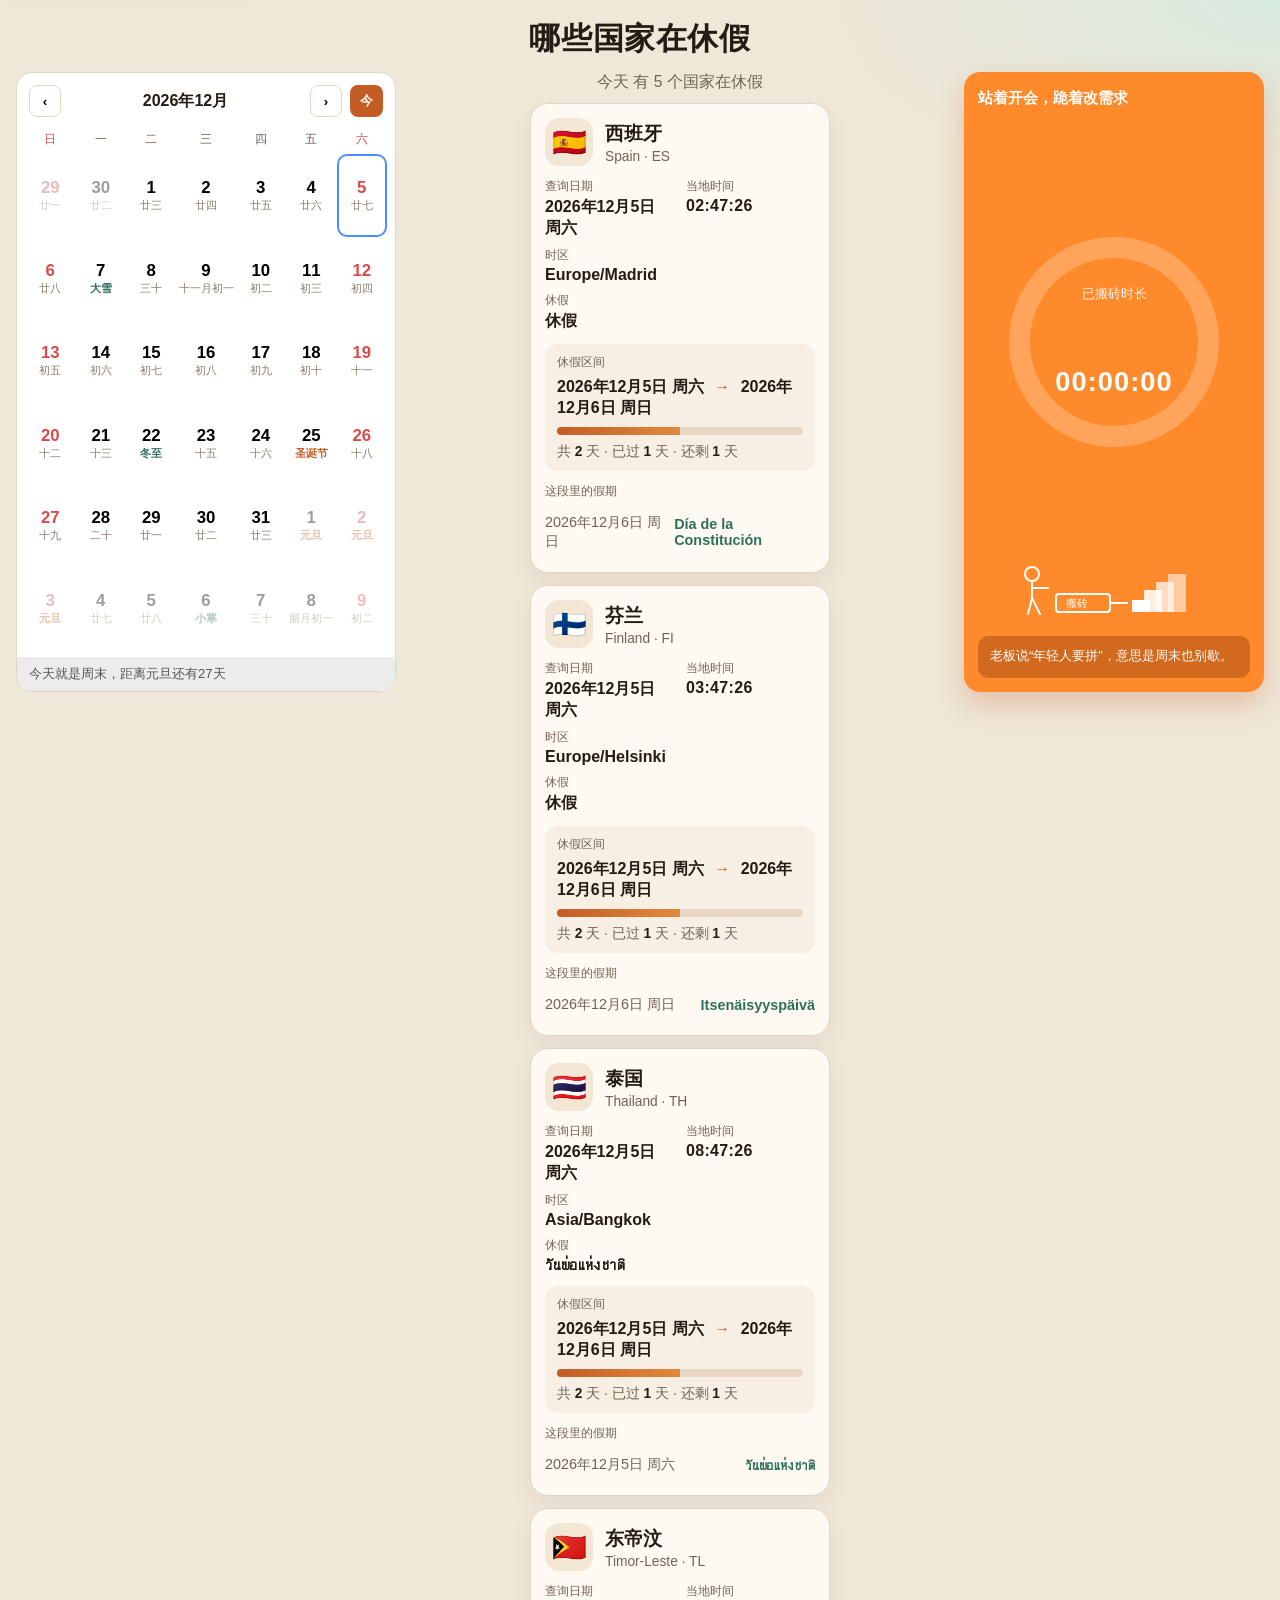
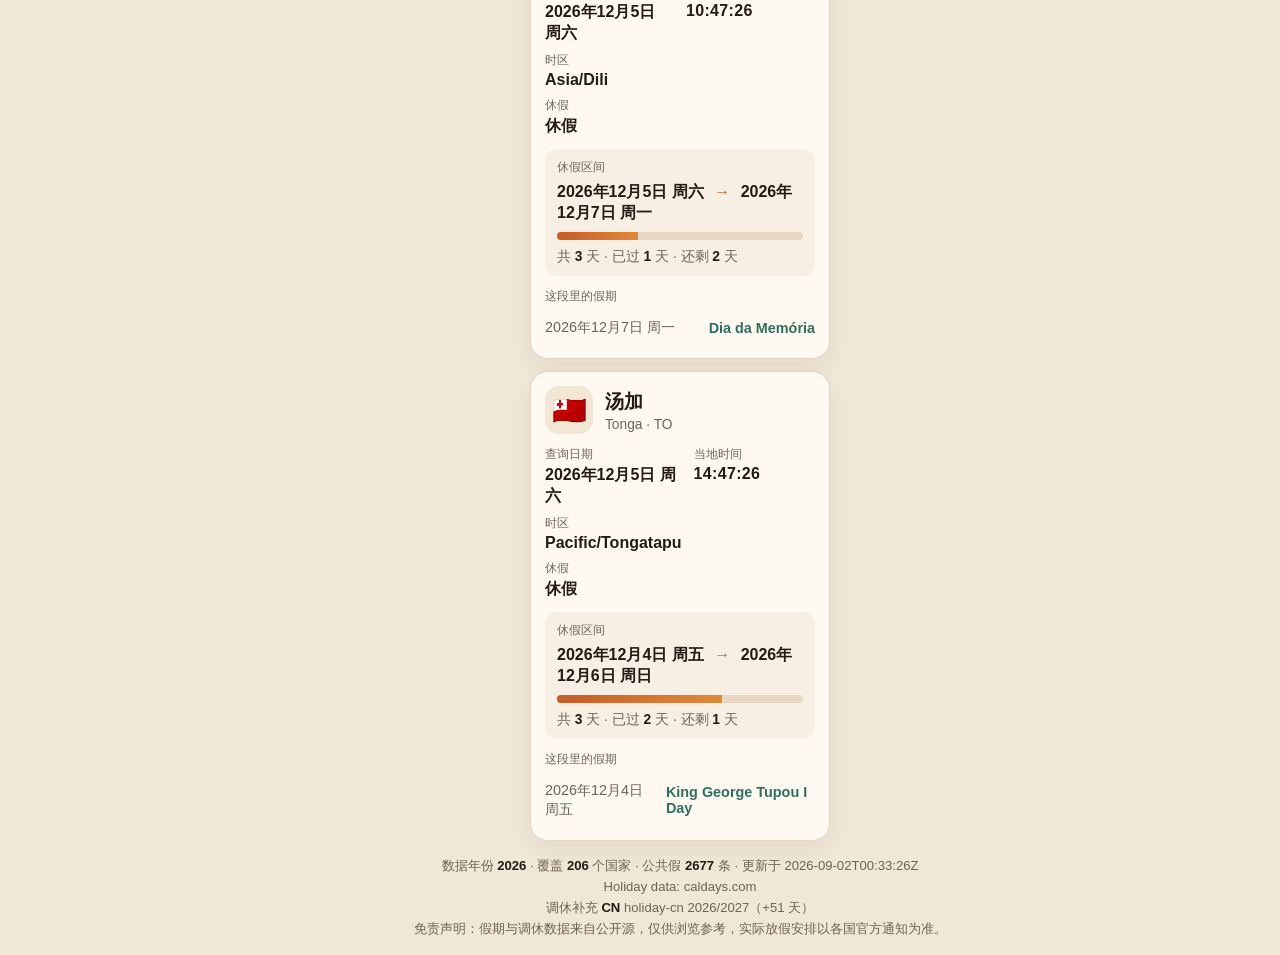
<file: brickcal-store/web/index.html>
<!doctype html>
<html lang="zh-CN">
  <head>
    <meta charset="utf-8" />
    <meta name="viewport" content="width=device-width, initial-scale=1" />
    <title>今天谁在休假 · 砖历</title>
    <style>
      :root {
        --bg: #efe7d8;
        --ink: #241c14;
        --muted: #6f6256;
        --paper: #fffaf1;
        --line: #e4d5c1;
        --accent: #c45c26;
        --accent-2: #2f6f5e;
        --cal-w: 380px;
        --cal-h: 620px;
        --work-w: 300px;
        --work-h: 620px;
        --side-gap: 16px;
        --side-top: 72px;
        --card-w: 300px;
        --card-h: 360px;
        --card-gap: 12px;
        --weekend: #d94b4b;
      }
      * { box-sizing: border-box; }
      html, body { min-height: 100%; }
      body {
        margin: 0;
        color: var(--ink);
        font-family: "Segoe UI", "PingFang SC", "Microsoft YaHei", sans-serif;
        background:
          radial-gradient(1200px 500px at 10% -10%, #f7d9b8 0%, transparent 55%),
          radial-gradient(900px 400px at 100% 0%, #d9eadf 0%, transparent 50%),
          var(--bg);
      }
      .page {
        min-height: 100vh;
        display: flex;
        flex-direction: column;
      }
      .hero {
        flex: 0 0 auto;
        padding: 18px 20px 12px;
        text-align: center;
      }
      h1 { margin: 0; font-size: clamp(1.5rem, 2.4vw, 2.1rem); letter-spacing: 0.02em; }
      #status, #meta { color: var(--muted); }
      #status { margin: 0 0 10px; font-size: 0.98rem; text-align: center; }
      .board {
        flex: 1 1 auto;
        width: 100%;
        padding: 0 calc(var(--side-gap) + var(--work-w) + 14px) 0 calc(var(--side-gap) + var(--cal-w) + 14px);
      }
      .col-cal,
      .col-work {
        position: fixed;
        top: var(--side-top);
        z-index: 3;
        display: flex;
        flex-direction: column;
      }
      .col-cal {
        left: var(--side-gap);
        width: var(--cal-w);
        height: var(--cal-h);
      }
      .col-work {
        right: var(--side-gap);
        width: var(--work-w);
        height: var(--work-h);
      }
      .col-list {
        min-width: 0;
        width: 100%;
        display: flex;
        flex-direction: column;
        align-items: center;
      }
      #status {
        width: var(--list-w, 100%);
      }
      #list {
        width: var(--list-w, 100%);
        margin: 0 auto;
        display: grid;
        grid-template-columns: repeat(auto-fill, var(--card-w));
        grid-auto-rows: minmax(var(--card-h), auto);
        gap: var(--card-gap);
        align-content: start;
        justify-content: center;
      }
      .cal-panel {
        flex: 1;
        min-height: 0;
        background: #fff;
        border-radius: 16px;
        border: 1px solid var(--line);
        display: flex;
        flex-direction: column;
        overflow: hidden;
      }
      .cal-head {
        display: flex;
        align-items: center;
        gap: 8px;
        padding: 12px 12px 8px;
      }
      .cal-head button {
        border: 1px solid var(--line);
        background: #fff;
        width: 32px;
        height: 32px;
        border-radius: 8px;
        cursor: pointer;
        font-weight: 700;
      }
      .cal-title { flex: 1; text-align: center; font-weight: 750; }
      .cal-today {
        border: 0 !important;
        background: var(--accent) !important;
        color: #fffaf1;
        width: auto !important;
        padding: 0 10px;
        border-radius: 8px;
      }
      .cal-grid {
        flex: 1;
        display: grid;
        grid-template-columns: repeat(7, 1fr);
        grid-template-rows: auto repeat(6, 1fr);
        padding: 0 8px 8px;
        min-height: 0;
      }
      .cal-dow {
        text-align: center;
        font-size: 0.78rem;
        color: var(--muted);
        padding: 6px 0;
      }
      .cal-dow.wk { color: var(--weekend); }
      .cal-cell {
        border: 0;
        background: transparent;
        border-radius: 10px;
        padding: 4px 2px;
        cursor: pointer;
        min-height: 0;
        display: flex;
        flex-direction: column;
        align-items: center;
        justify-content: center;
        gap: 2px;
      }
      .cal-cell .n { font-size: 1.05rem; font-weight: 650; }
      .cal-cell .sub {
        font-size: 0.68rem;
        color: var(--muted);
        line-height: 1.1;
        max-width: 100%;
        overflow: hidden;
        text-overflow: ellipsis;
        white-space: nowrap;
      }
      .cal-cell.out { opacity: 0.38; }
      .cal-cell.wk .n, .cal-cell.wk .sub { color: var(--weekend); }
      .cal-cell.fest .sub { color: var(--accent); font-weight: 700; }
      .cal-cell.term .sub { color: var(--accent-2); font-weight: 700; }
      .cal-cell.lunar .sub { color: #8a7b6d; }
      .cal-cell.selected {
        box-shadow: inset 0 0 0 2px #4c8dff;
      }
      .cal-foot {
        background: #ececec;
        color: #555;
        font-size: 0.82rem;
        padding: 8px 12px;
      }
      .work-panel {
        --work-top: #ff8a2b;
        --work-mid: #ff6a1f;
        --work-bottom: #f04d18;
        flex: 1;
        min-height: 0;
        border-radius: 16px;
        background: linear-gradient(
          180deg,
          var(--work-top) 0%,
          var(--work-mid) 42%,
          var(--work-bottom) 100%
        );
        color: #fff;
        padding: 16px 14px 14px;
        display: flex;
        flex-direction: column;
        box-shadow: 0 12px 28px rgba(200, 70, 20, 0.25);
        transition: background 0.8s ease;
      }
      .work-slogan {
        margin: 0;
        font-size: 0.92rem;
        font-weight: 700;
        line-height: 1.45;
        min-height: 2.7em;
      }
      .work-slogan.swap {
        animation: quote-swap 0.45s ease;
      }
      .work-ring-wrap {
        flex: 1;
        display: grid;
        place-items: center;
        min-height: 160px;
      }
      .work-overtime {
        --over-pct: 0%;
        position: relative;
        width: 246px;
        height: 246px;
        display: grid;
        place-items: center;
        background: transparent;
      }
      .work-over-svg,
      .work-ring-svg {
        position: absolute;
        inset: 0;
        width: 100%;
        height: 100%;
        overflow: visible;
        pointer-events: none;
        shape-rendering: geometricPrecision;
      }
      .work-over-track,
      .work-over-progress {
        fill: none;
        stroke-width: 18;
        stroke-linecap: butt;
      }
      .work-over-track { stroke: transparent; }
      .work-overtime.on .work-over-track { stroke: rgba(40, 6, 4, 0.32); }
      .work-over-progress { stroke: #8a120c; }
      .work-ring {
        --work-core-top: #ff7a24;
        --work-core-bottom: #ff5c16;
        position: relative;
        width: 210px;
        height: 210px;
        display: grid;
        place-items: center;
        background: transparent;
      }
      .work-ring-track,
      .work-ring-progress {
        fill: none;
        stroke-width: 21;
        stroke-linecap: butt;
      }
      .work-ring-track { stroke: rgba(255,255,255,0.22); }
      .work-ring-progress { stroke: #fff; }
      .work-ring-core {
        width: 168px;
        height: 168px;
        border-radius: 50%;
        background: linear-gradient(180deg, var(--work-core-top), var(--work-core-bottom));
        display: grid;
        place-items: center;
        text-align: center;
        transition: background 0.8s ease;
      }
      .work-ring small { display: block; opacity: 0.92; font-size: 0.8rem; }
      .work-ring b {
        display: block;
        margin-top: 6px;
        font-size: 1.7rem;
        font-variant-numeric: tabular-nums;
        letter-spacing: 0.04em;
      }
      .work-art { height: 72px; display: grid; place-items: center; overflow: visible; }
      .work-art svg { overflow: visible; }
      .work-art .work-mover,
      .work-art .work-cart,
      .work-art .brick {
        transform-box: fill-box;
      }
      .work-art .work-mover {
        transform-origin: 28px 54px;
        animation: work-push 1.2s ease-in-out infinite;
      }
      .work-art .work-cart {
        transform-origin: left center;
        animation: work-cart 1.2s ease-in-out infinite;
      }
      .work-art .brick {
        transform-origin: center bottom;
        animation: work-brick 4.8s ease-in-out infinite;
      }
      .work-art .brick:nth-child(1) { animation-delay: 0s; }
      .work-art .brick:nth-child(2) { animation-delay: 0.28s; }
      .work-art .brick:nth-child(3) { animation-delay: 0.56s; }
      .work-art .brick:nth-child(4) { animation-delay: 0.84s; }
      @keyframes work-push {
        0%, 100% { transform: translateX(0) rotate(0deg); }
        35% { transform: translateX(4px) rotate(6deg); }
        55% { transform: translateX(1px) rotate(1deg); }
      }
      @keyframes work-cart {
        0%, 100% { transform: translateX(0); }
        40% { transform: translateX(5px); }
        60% { transform: translateX(2px); }
      }
      @keyframes work-brick {
        0%, 8% { transform: scaleY(0); opacity: 0.15; }
        18%, 72% { transform: scaleY(1); opacity: 1; }
        88%, 100% { transform: scaleY(0); opacity: 0.15; }
      }
      @media (prefers-reduced-motion: reduce) {
        .work-art .work-mover,
        .work-art .work-cart,
        .work-art .brick,
        .work-quote.swap,
        .work-slogan.swap { animation: none; }
      }
      .work-quote {
        margin: 8px 0 0;
        background: rgba(90, 20, 0, 0.28);
        border-radius: 10px;
        padding: 10px 12px;
        font-size: 0.82rem;
        line-height: 1.5;
        min-height: 3.2em;
      }
      .work-quote.swap {
        animation: quote-swap 0.45s ease;
      }
      @keyframes quote-swap {
        from { opacity: 0.2; transform: translateY(4px); }
        to { opacity: 1; transform: translateY(0); }
      }
      .card {
        width: var(--card-w);
        min-height: var(--card-h);
        background: var(--paper);
        border: 1px solid var(--line);
        border-radius: 18px;
        padding: 14px;
        box-shadow: 0 10px 24px rgba(70, 42, 20, 0.06);
      }
      .card-head { display: flex; gap: 12px; align-items: center; margin-bottom: 12px; }
      .flag {
        width: 48px; height: 48px; border-radius: 14px;
        display: grid; place-items: center;
        background: #f3e6d4; font-size: 28px;
      }
      .card-head h2 { margin: 0; font-size: 1.2rem; }
      .en { margin: 2px 0 0; color: var(--muted); font-size: 0.86rem; }
      .facts {
        display: grid;
        grid-template-columns: 1fr 1fr;
        gap: 8px 12px;
        margin: 0 0 12px;
      }
      .facts div:last-child { grid-column: 1 / -1; }
      dt { color: var(--muted); font-size: 0.75rem; }
      dd { margin: 2px 0 0; font-weight: 650; }
      .local-clock { font-variant-numeric: tabular-nums; letter-spacing: 0.02em; }
      .span-block {
        background: #f7efe3;
        border-radius: 12px;
        padding: 10px 12px;
        margin-bottom: 12px;
      }
      .span-title { font-size: 0.75rem; color: var(--muted); margin-bottom: 6px; }
      .span-range { font-weight: 700; margin-bottom: 8px; }
      .span-range span { color: var(--accent); padding: 0 6px; }
      .meter {
        height: 8px; background: #e7d7c3; border-radius: 99px; overflow: hidden;
      }
      .meter i {
        display: block; height: 100%; background: linear-gradient(90deg, var(--accent), #e08a3c);
      }
      .span-meta { margin-top: 8px; color: var(--muted); font-size: 0.86rem; }
      .span-meta b { color: var(--ink); }
      .holiday-list { list-style: none; padding: 0; margin: 0; }
      .holiday-list li {
        display: flex; justify-content: space-between; gap: 8px; align-items: center;
        padding: 7px 0; border-bottom: 1px dashed var(--line);
        font-size: 0.9rem;
      }
      .holiday-list li:last-child { border-bottom: 0; }
      .chip-date { color: var(--muted); }
      .chip-name { font-weight: 650; color: var(--accent-2); }
      .chip-reason {
        flex: 0 0 auto;
        font-size: 0.72rem;
        font-weight: 700;
        color: #fffaf1;
        background: var(--accent);
        border-radius: 999px;
        padding: 2px 8px;
      }
      .empty-holidays { margin: 0; color: var(--muted); font-size: 0.88rem; }
      .site-foot {
        flex: 0 0 auto;
        padding: 14px calc(var(--side-gap) + var(--work-w) + 14px) 16px calc(var(--side-gap) + var(--cal-w) + 14px);
        font-size: 0.82rem;
        line-height: 1.6;
        color: var(--muted);
        text-align: center;
      }
      .site-foot b { color: var(--ink); }
      @media (max-width: 1080px) {
        .col-cal, .col-work {
          position: static;
          width: 100%;
          height: var(--cal-h);
        }
        .board, .site-foot {
          padding-left: 16px;
          padding-right: 16px;
        }
      }
    </style>
  </head>
  <body>
    <div class="page">
      <header class="hero">
        <h1>哪些国家在休假</h1>
        <input id="queryDate" type="date" hidden />
      </header>
      <div class="board">
        <aside class="col-cal">
          <div class="cal-panel">
            <div class="cal-head">
              <button id="calPrev" type="button" aria-label="上一月">‹</button>
              <div class="cal-title" id="calTitle">—</div>
              <button id="calNext" type="button" aria-label="下一月">›</button>
              <button id="todayBtn" class="cal-today" type="button">今</button>
            </div>
            <div class="cal-grid" id="calGrid"></div>
            <div class="cal-foot" id="calFoot">—</div>
          </div>
        </aside>
        <section class="col-list">
          <p id="status">正在读取假期数据…</p>
          <div id="list"></div>
        </section>
        <aside class="col-work">
          <div class="work-panel">
            <p class="work-slogan" id="workSlogan">努力奋斗，为公司创造价值</p>
            <div class="work-ring-wrap">
              <div class="work-overtime" id="workOvertime">
                <svg class="work-over-svg" viewBox="0 0 246 246" aria-hidden="true">
                  <circle class="work-over-track" cx="123" cy="123" r="114" />
                  <circle class="work-over-progress" id="workOverArc" cx="123" cy="123" r="114" transform="rotate(-90 123 123)" stroke-dasharray="0 717" />
                </svg>
                <div class="work-ring" id="workRing">
                  <svg class="work-ring-svg" viewBox="0 0 210 210" aria-hidden="true">
                    <circle class="work-ring-track" cx="105" cy="105" r="94.5" />
                    <circle class="work-ring-progress" id="workRingArc" cx="105" cy="105" r="94.5" transform="rotate(-90 105 105)" stroke-dasharray="0 594" />
                  </svg>
                  <div class="work-ring-core">
                    <small>已搬砖时长</small>
                    <b id="workTimer">00:00:00</b>
                  </div>
                </div>
              </div>
            </div>
            <div class="work-art" aria-hidden="true">
              <svg width="220" height="64" viewBox="0 0 220 64" fill="none">
                <g class="work-mover">
                  <circle cx="28" cy="14" r="7" stroke="#fff" stroke-width="2"/>
                  <path d="M28 22v16M28 28h16M24 54l4-16 8 16" stroke="#fff" stroke-width="2" stroke-linecap="round"/>
                </g>
                <g class="work-cart">
                  <rect x="52" y="34" width="54" height="18" rx="3" stroke="#fff" stroke-width="2"/>
                  <text x="62" y="47" fill="#fff" font-size="11">搬砖</text>
                  <path d="M106 43h18" stroke="#fff" stroke-width="2"/>
                </g>
                <g class="work-stack">
                  <rect class="brick" x="128" y="40" width="18" height="12" fill="#fff"/>
                  <rect class="brick" x="140" y="30" width="18" height="22" fill="#fff" opacity="0.85"/>
                  <rect class="brick" x="152" y="22" width="18" height="30" fill="#fff" opacity="0.7"/>
                  <rect class="brick" x="164" y="14" width="18" height="38" fill="#fff" opacity="0.55"/>
                </g>
              </svg>
            </div>
            <p class="work-quote" id="workQuote">老板说“格局打开”，意思是少要钱多干活。</p>
          </div>
        </aside>
      </div>
      <footer class="site-foot" id="meta"></footer>
    </div>
    <script src="./zh-names.js"></script>
    <script src="./holiday.js"></script>
    <script src="./work-copy.js"></script>
    <script src="./app.js"></script>
  </body>
</html>
</file>
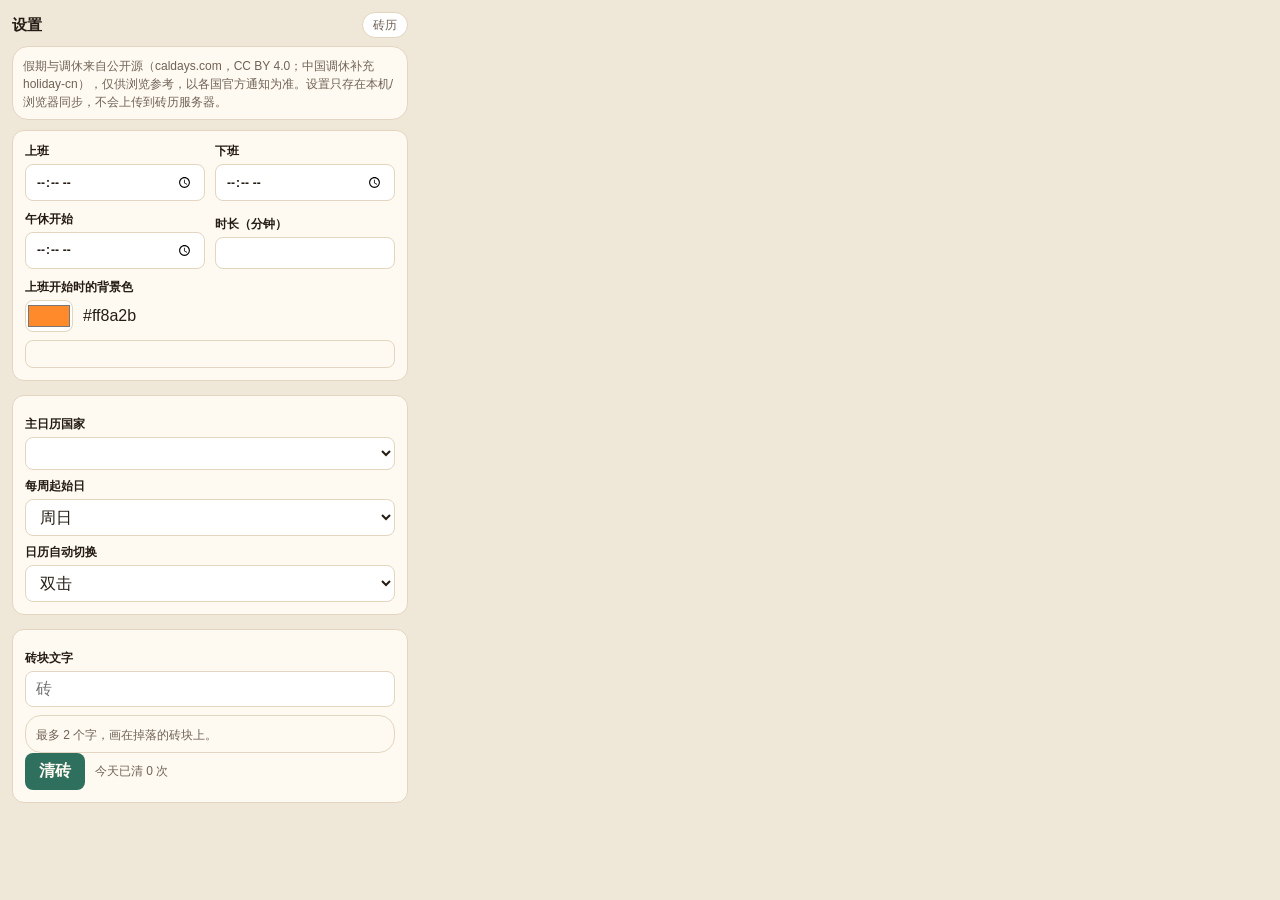
<file: brickcal-store/extension/options.html>
<!doctype html>
<html lang="zh-CN">
  <head>
    <meta charset="utf-8" />
    <title>砖历 · 设置</title>
    <link rel="stylesheet" href="popup.css" />
    <link rel="stylesheet" href="options.css" />
  </head>
  <body class="options-page">
    <header class="popup-head">
      <b>设置</b>
      <span class="home-chip">砖历</span>
    </header>
    <p class="hint">假期与调休来自公开源（caldays.com，CC BY 4.0；中国调休补充 holiday-cn），仅供浏览参考，以各国官方通知为准。设置只存在本机/浏览器同步，不会上传到砖历服务器。</p>
    <section class="opt-block">
      <div class="opt-inline">
        <label class="opt-field" for="workStart">
          上班
          <input id="workStart" type="time" />
        </label>
        <label class="opt-field" for="workEnd">
          下班
          <input id="workEnd" type="time" />
        </label>
      </div>
      <div class="opt-inline">
        <label class="opt-field" for="lunchStart">
          午休开始
          <input id="lunchStart" type="time" />
        </label>
        <label class="opt-field" for="lunchMinutes">
          时长（分钟）
          <input id="lunchMinutes" type="number" min="0" max="240" step="15" />
        </label>
      </div>
      <label for="workColor">上班开始时的背景色</label>
      <div class="color-row">
        <input id="workColor" type="color" value="#ff8a2b" />
        <span id="workColorText">#ff8a2b</span>
      </div>
      <div class="color-preview" id="colorPreview" aria-hidden="true"></div>
    </section>
    <section class="opt-block">
      <label for="homeSelect">主日历国家</label>
      <select id="homeSelect"></select>
      <label for="weekStart">每周起始日</label>
      <select id="weekStart">
        <option value="sun">周日</option>
        <option value="mon">周一</option>
      </select>
      <label for="monthSwitch">日历自动切换</label>
      <select id="monthSwitch">
        <option value="dblclick">双击</option>
        <option value="click">单击</option>
      </select>
    </section>
    <section class="opt-block">
      <label for="brickLabel">砖块文字</label>
      <input id="brickLabel" type="text" maxlength="4" placeholder="砖" />
      <p class="hint tight">最多 2 个字，画在掉落的砖块上。</p>
      <div class="clear-row">
        <button type="button" id="clearBricks">清砖</button>
        <span class="clear-stat" id="clearStat">今天已清 0 次</span>
      </div>
    </section>
    <p class="save-msg" id="saveMsg" hidden>已保存</p>
    <script src="zh-names.js"></script>
    <script src="holiday.js"></script>
    <script src="work-copy.js"></script>
    <script src="brick-fall.js"></script>
    <script src="options.js"></script>
  </body>
</html>
</file>
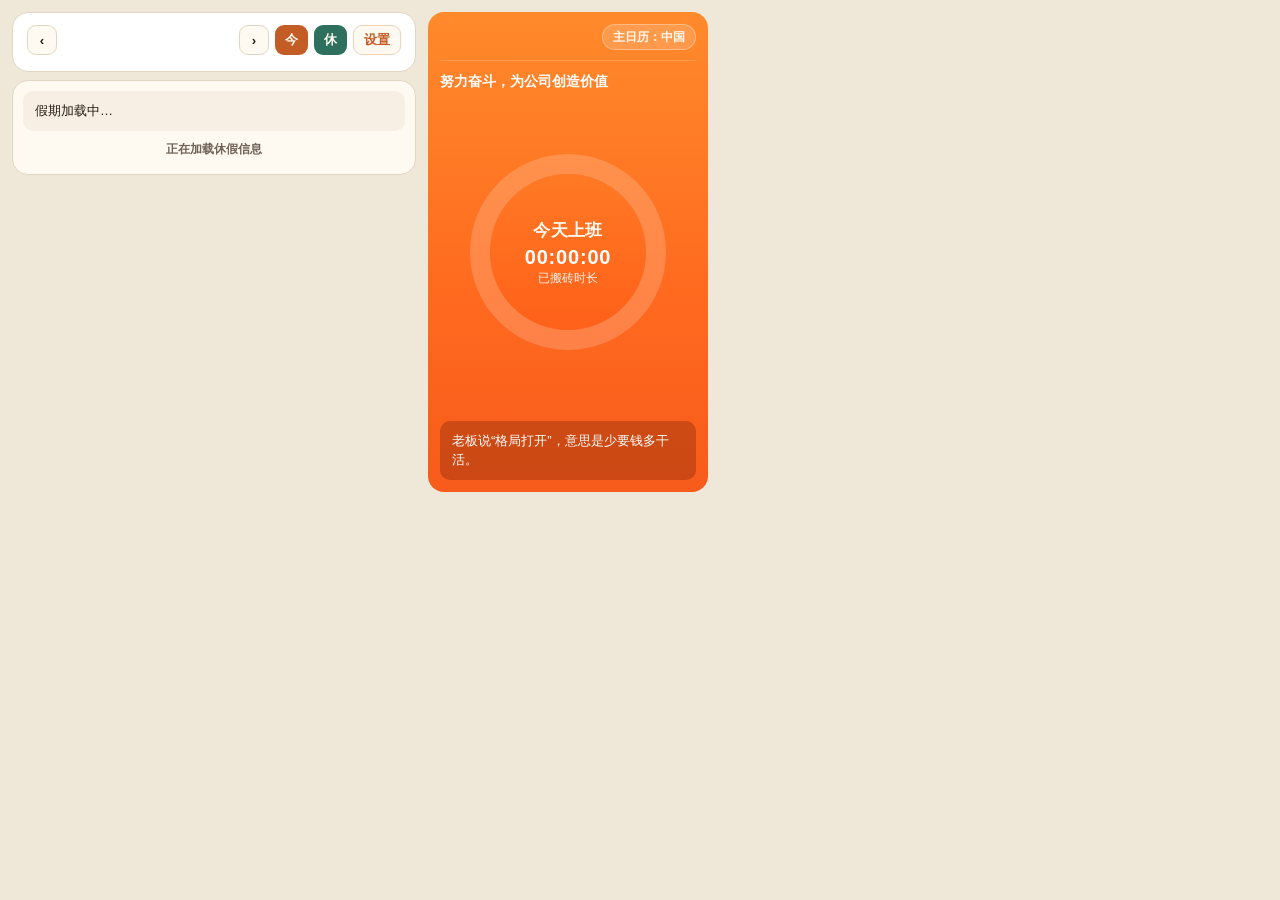
<file: brickcal-store/extension/popup.html>
<!doctype html>
<html lang="zh-CN">
  <head>
    <meta charset="utf-8" />
    <link rel="stylesheet" href="popup.css" />
  </head>
  <body>
    <div class="board">
      <div class="main">
        <p id="yearNote" hidden></p>
        <section class="cal">
          <div class="cal-nav">
            <button type="button" id="calPrev">‹</button>
            <div class="t" id="calTitle"></div>
            <button type="button" id="calNext">›</button>
            <button type="button" id="calToday">今</button>
            <div class="rest-wrap">
              <button type="button" id="calRest" aria-expanded="false" aria-haspopup="true">休</button>
              <div class="rest-menu" id="restMenu" hidden></div>
            </div>
            <button type="button" id="setBtn">设置</button>
          </div>
          <div class="grid" id="calGrid"></div>
        </section>
        <section class="hint">
          <p class="next-holidays" id="nextHolidays">假期加载中…</p>
          <h2 id="worldTitle">正在加载休假信息</h2>
          <div class="world-scroll" id="worldList"></div>
          <button type="button" class="more-btn" id="worldMore" hidden>更多</button>
        </section>
      </div>
      <aside class="work-rail" id="workRail">
        <div class="work-panel" id="workPanel">
          <canvas class="brick-layer" id="brickCanvas" aria-hidden="true"></canvas>
          <div class="work-panel-ui">
          <section class="day-head">
            <div class="day-when">
              <div class="k" id="heroDate"></div>
              <div class="hero-lunar" id="heroLunar" hidden></div>
            </div>
            <span class="home-chip" id="homeChip">主日历：中国</span>
          </section>
          <p class="work-slogan" id="workSlogan">努力奋斗，为公司创造价值</p>
          <div class="work-ring-wrap">
            <div class="work-overtime" id="workOvertime">
              <svg class="work-over-svg" viewBox="0 0 228 228" aria-hidden="true">
                <circle class="work-over-track" cx="114" cy="114" r="106" />
                <circle class="work-over-progress" id="workOverArc" cx="114" cy="114" r="106" transform="rotate(-90 114 114)" stroke-dasharray="0 666" />
              </svg>
              <div class="work-ring" id="workRing">
                <svg class="work-ring-svg" viewBox="0 0 196 196" aria-hidden="true">
                  <circle class="work-ring-track" cx="98" cy="98" r="88" />
                  <circle class="work-ring-progress" id="workRingArc" cx="98" cy="98" r="88" transform="rotate(-90 98 98)" stroke-dasharray="0 553" />
                </svg>
                <div class="work-ring-core">
                  <strong class="ring-status" id="heroStatus">今天上班</strong>
                  <b id="workTimer">00:00:00</b>
                  <small id="workLabel">已搬砖时长</small>
                </div>
              </div>
            </div>
          </div>
          <p class="work-quote" id="workQuote">老板说“格局打开”，意思是少要钱多干活。</p>
          </div>
        </div>
      </aside>
    </div>
    <div class="work-toast" id="workToast" hidden></div>
    <div class="day-tip" id="dayTip" hidden aria-hidden="true"></div>
    <div class="world-layer" id="worldLayer" hidden>
      <div class="world-sheet" id="worldSheet" role="dialog" aria-modal="true">
        <div class="world-sheet-head" id="worldSheetTitle">休假国家</div>
        <div class="world-sheet-list" id="worldSheetList"></div>
      </div>
    </div>
    <script src="zh-names.js"></script>
    <script src="holiday.js"></script>
    <script src="work-copy.js"></script>
    <script src="brick-fall.js"></script>
    <script src="popup.js"></script>
  </body>
</html>
</file>
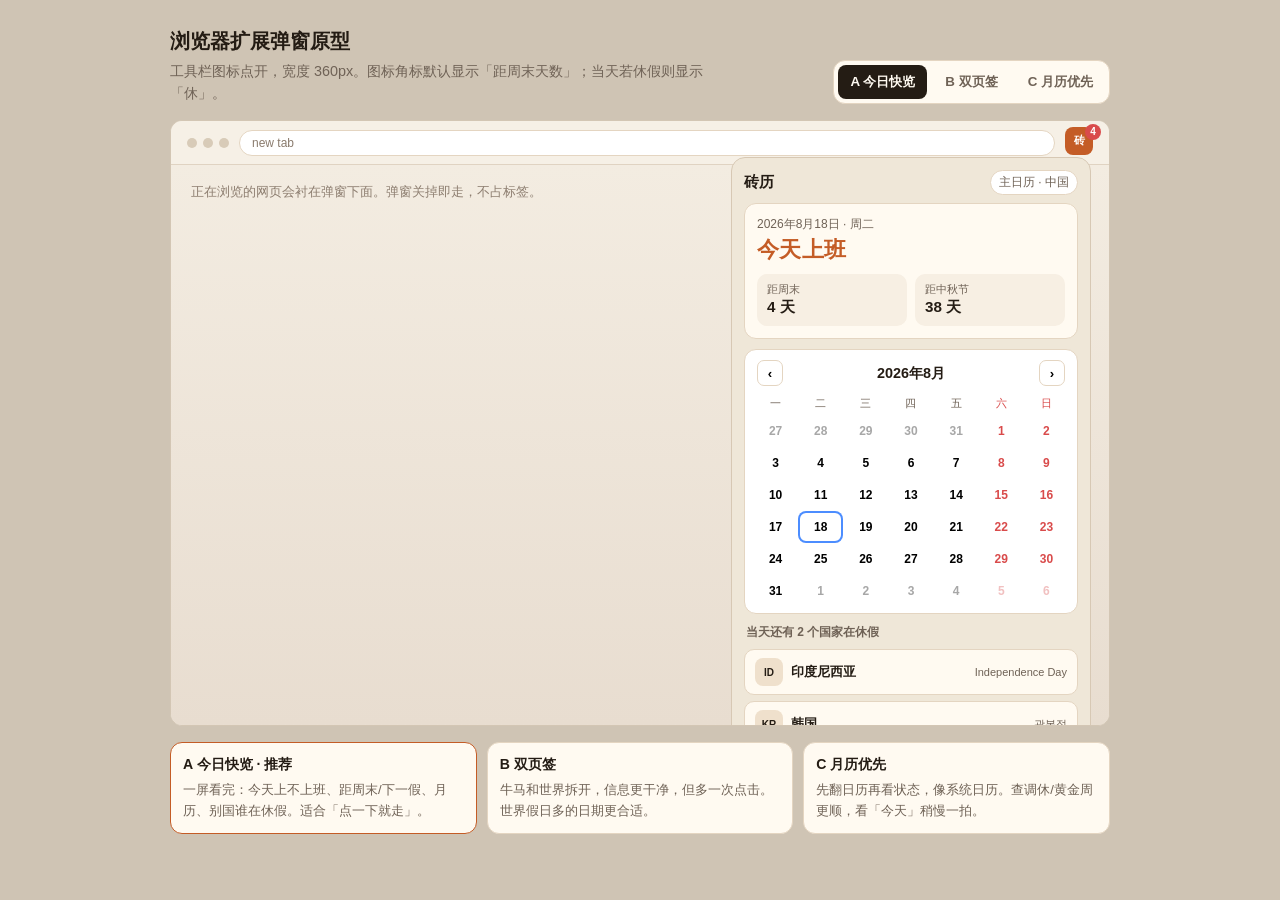
<file: brickcal-store/web/ext-popup-prototype.html>
<!doctype html>
<html lang="zh-CN">
  <head>
    <meta charset="utf-8" />
    <meta name="viewport" content="width=device-width, initial-scale=1" />
    <title>砖历 · 扩展弹窗原型</title>
    <style>
      :root {
        --bg: #efe7d8;
        --ink: #241c14;
        --muted: #6f6256;
        --paper: #fffaf1;
        --line: #e4d5c1;
        --accent: #c45c26;
        --accent-2: #2f6f5e;
        --weekend: #d94b4b;
        --work: #c45c26;
        --rest: #2f6f5e;
        --chrome: #3c3c3c;
        --popup-w: 360px;
      }
      * { box-sizing: border-box; }
      html, body { margin: 0; min-height: 100%; }
      body {
        color: var(--ink);
        font-family: "Segoe UI", "PingFang SC", "Microsoft YaHei", sans-serif;
        background: #cfc4b4;
      }
      .stage {
        max-width: 980px;
        margin: 0 auto;
        padding: 28px 20px 48px;
      }
      .intro {
        display: flex;
        justify-content: space-between;
        align-items: flex-end;
        gap: 16px;
        margin-bottom: 16px;
      }
      .intro h1 {
        margin: 0 0 6px;
        font-size: 1.25rem;
      }
      .intro p {
        margin: 0;
        color: var(--muted);
        font-size: 0.9rem;
        line-height: 1.5;
        max-width: 560px;
      }
      .scheme-switch {
        display: flex;
        gap: 6px;
        background: #fffaf1;
        padding: 4px;
        border-radius: 12px;
        border: 1px solid var(--line);
      }
      .scheme-switch button {
        border: 0;
        background: transparent;
        padding: 8px 12px;
        border-radius: 8px;
        cursor: pointer;
        font-weight: 650;
        color: var(--muted);
      }
      .scheme-switch button.on {
        background: var(--ink);
        color: #fffaf1;
      }
      .browser {
        background: #ece6db;
        border-radius: 12px;
        border: 1px solid #d3c6b4;
        overflow: hidden;
      }
      .toolbar {
        height: 44px;
        background: #f6f0e6;
        border-bottom: 1px solid #e0d3c2;
        display: flex;
        align-items: center;
        padding: 0 12px 0 16px;
        gap: 10px;
      }
      .dots { display: flex; gap: 6px; }
      .dots i { width: 10px; height: 10px; border-radius: 50%; background: #d8cbb8; display: block; }
      .omnibox {
        flex: 1;
        height: 26px;
        border-radius: 13px;
        background: #fff;
        border: 1px solid #e4d5c1;
        color: #8a7b6d;
        font-size: 12px;
        display: flex;
        align-items: center;
        padding: 0 12px;
      }
      .ext-slot {
        position: relative;
        width: 32px;
        height: 32px;
      }
      .ext-icon {
        width: 28px;
        height: 28px;
        border-radius: 8px;
        background: var(--accent);
        color: #fff;
        display: grid;
        place-items: center;
        font-size: 11px;
        font-weight: 800;
        cursor: pointer;
        border: 0;
      }
      .badge {
        position: absolute;
        top: -3px;
        right: -4px;
        min-width: 16px;
        height: 16px;
        padding: 0 4px;
        border-radius: 99px;
        background: #d94b4b;
        color: #fff;
        font-size: 10px;
        font-weight: 800;
        display: grid;
        place-items: center;
      }
      .page-fake {
        min-height: 560px;
        background: linear-gradient(#f3ece1, #e8ddd0);
        padding: 18px 20px;
        color: #8d7e70;
        font-size: 13px;
      }
      .popup-wrap {
        position: relative;
        height: 0;
      }
      .popup {
        position: absolute;
        top: -8px;
        right: 18px;
        width: var(--popup-w);
        background: var(--bg);
        border: 1px solid #d7c8b4;
        border-radius: 14px;
        overflow: hidden;
        z-index: 2;
      }
      .popup-head {
        display: flex;
        align-items: center;
        justify-content: space-between;
        padding: 12px 12px 8px;
      }
      .popup-head b { font-size: 0.95rem; }
      .home-chip {
        font-size: 12px;
        background: #fff;
        border: 1px solid var(--line);
        border-radius: 99px;
        padding: 3px 8px;
        color: var(--muted);
      }
      .hero {
        margin: 0 12px 10px;
        background: var(--paper);
        border: 1px solid var(--line);
        border-radius: 12px;
        padding: 12px;
      }
      .hero .k { font-size: 12px; color: var(--muted); }
      .hero .v {
        margin-top: 2px;
        font-size: 1.35rem;
        font-weight: 800;
        letter-spacing: 0.02em;
      }
      .hero.rest .v { color: var(--rest); }
      .hero.work .v { color: var(--work); }
      .chips {
        display: grid;
        grid-template-columns: 1fr 1fr;
        gap: 8px;
        margin-top: 10px;
      }
      .chip {
        background: #f7efe3;
        border-radius: 10px;
        padding: 8px 10px;
      }
      .chip small { display: block; color: var(--muted); font-size: 11px; }
      .chip b { font-size: 0.95rem; }
      .cal {
        margin: 0 12px 10px;
        background: #fff;
        border: 1px solid var(--line);
        border-radius: 12px;
        padding: 8px 8px 6px;
      }
      .cal-nav {
        display: flex;
        align-items: center;
        gap: 6px;
        padding: 2px 4px 6px;
      }
      .cal-nav button {
        width: 26px;
        height: 26px;
        border: 1px solid var(--line);
        background: #fff;
        border-radius: 7px;
        cursor: pointer;
        font-weight: 700;
      }
      .cal-nav .t { flex: 1; text-align: center; font-weight: 750; font-size: 0.9rem; }
      .grid {
        display: grid;
        grid-template-columns: repeat(7, 1fr);
      }
      .dow, .cell {
        text-align: center;
        font-size: 11px;
        padding: 4px 0;
      }
      .dow { color: var(--muted); }
      .dow.wk, .cell.wk { color: var(--weekend); }
      .cell {
        border: 0;
        background: transparent;
        border-radius: 8px;
        cursor: pointer;
        min-height: 32px;
        display: flex;
        flex-direction: column;
        align-items: center;
        justify-content: center;
        gap: 1px;
      }
      .cell .n { font-size: 12px; font-weight: 650; }
      .cell .s { font-size: 9px; color: var(--muted); line-height: 1; }
      .cell.out { opacity: 0.34; }
      .cell.fest .s { color: var(--accent); font-weight: 700; }
      .cell.shift { background: #f6e4d4; }
      .cell.shift .s { color: var(--accent); }
      .cell.on { box-shadow: inset 0 0 0 2px #4c8dff; }
      .world {
        margin: 0 12px 10px;
      }
      .world h2 {
        margin: 0 2px 8px;
        font-size: 12px;
        color: var(--muted);
        font-weight: 650;
      }
      .row {
        display: flex;
        gap: 8px;
        align-items: center;
        background: var(--paper);
        border: 1px solid var(--line);
        border-radius: 10px;
        padding: 8px 10px;
        margin-bottom: 6px;
      }
      .flag {
        width: 28px;
        height: 28px;
        border-radius: 8px;
        background: #efe0cc;
        display: grid;
        place-items: center;
        font-size: 10px;
        font-weight: 800;
      }
      .row .name { flex: 1; font-size: 13px; font-weight: 700; }
      .row .meta { font-size: 11px; color: var(--muted); }
      .foot {
        display: flex;
        justify-content: space-between;
        align-items: center;
        padding: 8px 12px 10px;
        font-size: 11px;
        color: var(--muted);
      }
      .foot button {
        border: 0;
        background: transparent;
        color: var(--accent);
        cursor: pointer;
        font-weight: 700;
      }
      .tabs {
        display: grid;
        grid-template-columns: 1fr 1fr;
        gap: 6px;
        margin: 0 12px 10px;
      }
      .tabs button {
        border: 1px solid var(--line);
        background: #fff;
        border-radius: 9px;
        padding: 7px;
        cursor: pointer;
        font-weight: 700;
      }
      .tabs button.on {
        background: var(--ink);
        color: #fffaf1;
        border-color: var(--ink);
      }
      .notes {
        margin-top: 16px;
        display: grid;
        grid-template-columns: 1fr 1fr 1fr;
        gap: 10px;
      }
      .notes article {
        background: #fffaf1;
        border: 1px solid var(--line);
        border-radius: 12px;
        padding: 12px;
      }
      .notes h3 { margin: 0 0 6px; font-size: 0.88rem; }
      .notes p { margin: 0; color: var(--muted); font-size: 0.82rem; line-height: 1.55; }
      .notes .rec { border-color: var(--accent); }
      .empty {
        margin: 0 12px 16px;
        color: var(--muted);
        font-size: 13px;
      }
      .settings {
        display: none;
        margin: 0 12px 12px;
        background: #fff;
        border: 1px solid var(--line);
        border-radius: 12px;
        padding: 10px;
        font-size: 12px;
      }
      .settings.on { display: block; }
      .settings label { display: block; color: var(--muted); margin: 6px 0 4px; }
      .watch {
        display: flex;
        flex-wrap: wrap;
        gap: 6px;
      }
      .watch span {
        background: #f7efe3;
        border-radius: 99px;
        padding: 3px 8px;
      }
      [data-scheme] { display: none; }
      [data-scheme].show { display: block; }
    </style>
  </head>
  <body>
    <div class="stage">
      <div class="intro">
        <div>
          <h1>浏览器扩展弹窗原型</h1>
          <p>工具栏图标点开，宽度 360px。图标角标默认显示「距周末天数」；当天若休假则显示「休」。</p>
        </div>
        <div class="scheme-switch" id="schemes">
          <button type="button" data-to="a" class="on">A 今日快览</button>
          <button type="button" data-to="b">B 双页签</button>
          <button type="button" data-to="c">C 月历优先</button>
        </div>
      </div>

      <div class="browser">
        <div class="toolbar">
          <div class="dots"><i></i><i></i><i></i></div>
          <div class="omnibox">new tab</div>
          <div class="ext-slot">
            <button class="ext-icon" type="button" title="砖历">砖</button>
            <span class="badge" id="iconBadge">4</span>
          </div>
        </div>
        <div class="popup-wrap">
          <div class="popup">
            <div class="popup-head">
              <b>砖历</b>
              <span class="home-chip">主日历 · 中国</span>
            </div>

            <div data-scheme="a" class="show">
              <div class="hero work" id="heroA">
                <div class="k" id="heroDate">2026年8月18日 · 周二</div>
                <div class="v" id="heroStatus">今天上班</div>
                <div class="chips">
                  <div class="chip"><small>距周末</small><b>4 天</b></div>
                  <div class="chip"><small>距中秋节</small><b>38 天</b></div>
                </div>
              </div>
              <div class="cal" id="calA"></div>
              <div class="world">
                <h2>当天还有 2 个国家在休假</h2>
                <div class="row"><span class="flag">ID</span><span class="name">印度尼西亚</span><span class="meta">Independence Day</span></div>
                <div class="row"><span class="flag">KR</span><span class="name">韩国</span><span class="meta">광복절</span></div>
              </div>
            </div>

            <div data-scheme="b">
              <div class="tabs" id="tabsB">
                <button type="button" class="on" data-tab="cow">牛马</button>
                <button type="button" data-tab="world">世界</button>
              </div>
              <div id="panelCow">
                <div class="hero work">
                  <div class="k">主日历 · 中国 · 当地时间</div>
                  <div class="v">今天上班</div>
                  <div class="chips">
                    <div class="chip"><small>距周末</small><b>4 天</b></div>
                    <div class="chip"><small>下一假</small><b>中秋 38 天</b></div>
                  </div>
                </div>
                <div class="cal" id="calB"></div>
              </div>
              <div id="panelWorld" hidden>
                <div class="world">
                  <h2>2026-08-18 · 2 国休假</h2>
                  <div class="row"><span class="flag">ID</span><span class="name">印度尼西亚</span><span class="meta">Independence Day</span></div>
                  <div class="row"><span class="flag">KR</span><span class="name">韩国</span><span class="meta">광복절</span></div>
                </div>
                <p class="empty">关注国家可在设置里勾选，弹窗只显示关注列表。</p>
              </div>
            </div>

            <div data-scheme="c">
              <div class="cal" id="calC"></div>
              <div class="hero work" style="margin-top:0">
                <div class="k">点选日期后看状态</div>
                <div class="v">8月18日上班</div>
              </div>
              <div class="world">
                <h2>同日别国</h2>
                <div class="row"><span class="flag">ID</span><span class="name">印度尼西亚</span><span class="meta">Independence Day</span></div>
              </div>
            </div>

            <div class="settings" id="settings">
              <label>主日历国家</label>
              <div class="watch"><span>中国 CN</span></div>
              <label>关注的别国（弹窗里优先显示）</label>
              <div class="watch">
                <span>日本</span><span>韩国</span><span>美国</span><span>印尼</span>
              </div>
            </div>
            <div class="foot">
              <span>数据 caldays · 仅供参考</span>
              <button type="button" id="setBtn">设置</button>
            </div>
          </div>
        </div>
        <div class="page-fake">正在浏览的网页会衬在弹窗下面。弹窗关掉即走，不占标签。</div>
      </div>

      <div class="notes">
        <article class="rec">
          <h3>A 今日快览 · 推荐</h3>
          <p>一屏看完：今天上不上班、距周末/下一假、月历、别国谁在休假。适合「点一下就走」。</p>
        </article>
        <article>
          <h3>B 双页签</h3>
          <p>牛马和世界拆开，信息更干净，但多一次点击。世界假日多的日期更合适。</p>
        </article>
        <article>
          <h3>C 月历优先</h3>
          <p>先翻日历再看状态，像系统日历。查调休/黄金周更顺，看「今天」稍慢一拍。</p>
        </article>
      </div>
    </div>
    <script>
      var selected = "2026-08-18";
      var cells = [
        ["07-27", "27", 1, 0], ["07-28", "28", 1, 0], ["07-29", "29", 1, 0],
        ["07-30", "30", 1, 0], ["07-31", "31", 1, 0], ["08-01", "1", 0, 1],
        ["08-02", "2", 0, 1], ["08-03", "3", 0, 0], ["08-04", "4", 0, 0],
        ["08-05", "5", 0, 0], ["08-06", "6", 0, 0], ["08-07", "7", 0, 0],
        ["08-08", "8", 0, 1], ["08-09", "9", 0, 1], ["08-10", "10", 0, 0],
        ["08-11", "11", 0, 0], ["08-12", "12", 0, 0], ["08-13", "13", 0, 0],
        ["08-14", "14", 0, 0], ["08-15", "15", 0, 1], ["08-16", "16", 0, 1],
        ["08-17", "17", 0, 0], ["08-18", "18", 0, 0], ["08-19", "19", 0, 0],
        ["08-20", "20", 0, 0], ["08-21", "21", 0, 0], ["08-22", "22", 0, 1],
        ["08-23", "23", 0, 1], ["08-24", "24", 0, 0], ["08-25", "25", 0, 0],
        ["08-26", "26", 0, 0], ["08-27", "27", 0, 0], ["08-28", "28", 0, 0],
        ["08-29", "29", 0, 1], ["08-30", "30", 0, 1], ["08-31", "31", 0, 0],
        ["09-01", "1", 1, 0], ["09-02", "2", 1, 0], ["09-03", "3", 1, 0],
        ["09-04", "4", 1, 0], ["09-05", "5", 1, 1], ["09-06", "6", 1, 1]
      ];
      var world = {
        "2026-08-15": [["KR", "韩国", "광복절"], ["IN", "印度", "Independence Day"]],
        "2026-08-17": [["CA", "加拿大", "Discovery Day"], ["CO", "哥伦比亚", "Asunción"]],
        "2026-08-18": [["ID", "印度尼西亚", "Independence Day"], ["KR", "韩国", "광복절"]]
      };

      function renderCal(hostId) {
        var host = document.getElementById(hostId);
        if (!host) return;
        var html = '<div class="cal-nav"><button type="button">‹</button><div class="t">2026年8月</div><button type="button">›</button></div>';
        html += '<div class="grid">';
        ["一","二","三","四","五","六","日"].forEach(function (d, i) {
          html += '<div class="dow' + (i >= 5 ? " wk" : "") + '">' + d + "</div>";
        });
        cells.forEach(function (c) {
          var iso = "2026-" + c[0];
          var cls = "cell";
          if (c[2]) cls += " out";
          if (c[3]) cls += " wk";
          if (iso === selected) cls += " on";
          html += '<button class="' + cls + '" data-day="' + iso + '"><span class="n">' + c[1] + "</span></button>";
        });
        html += "</div>";
        host.innerHTML = html;
      }

      function bindCals() {
        document.querySelectorAll(".cal").forEach(function (cal) {
          cal.onclick = function (e) {
            var btn = e.target.closest("[data-day]");
            if (!btn) return;
            selected = btn.getAttribute("data-day");
            renderCal("calA");
            renderCal("calB");
            renderCal("calC");
            bindCals();
          };
        });
      }

      renderCal("calA");
      renderCal("calB");
      renderCal("calC");
      bindCals();

      document.getElementById("schemes").onclick = function (e) {
        var btn = e.target.closest("[data-to]");
        if (!btn) return;
        document.querySelectorAll("#schemes button").forEach(function (b) { b.classList.toggle("on", b === btn); });
        var id = btn.getAttribute("data-to");
        document.querySelectorAll("[data-scheme]").forEach(function (el) {
          el.classList.toggle("show", el.getAttribute("data-scheme") === id);
        });
      };

      document.getElementById("tabsB").onclick = function (e) {
        var btn = e.target.closest("[data-tab]");
        if (!btn) return;
        document.querySelectorAll("#tabsB button").forEach(function (b) { b.classList.toggle("on", b === btn); });
        var tab = btn.getAttribute("data-tab");
        document.getElementById("panelCow").hidden = tab !== "cow";
        document.getElementById("panelWorld").hidden = tab !== "world";
      };

      document.getElementById("setBtn").onclick = function () {
        document.getElementById("settings").classList.toggle("on");
      };
    </script>
  </body>
</html>
</file>
<file: brickcal-store/extension/popup.css>
:root {
  --bg: #efe7d8;
  --ink: #241c14;
  --muted: #6f6256;
  --paper: #fffaf1;
  --line: #e4d5c1;
  --accent: #c45c26;
  --work: #c45c26;
  --rest: #2f6f5e;
  --weekend: #d94b4b;
}

* {
  box-sizing: border-box;
}

html,
body {
  margin: 0;
}

body {
  --world-item: 50px;
  --world-gap: 6px;
  --main-w: 428px;
  --work-w: 292px;
  width: calc(var(--main-w) + var(--work-w));
  display: flex;
  flex-direction: column;
  align-items: stretch;
  overflow: hidden;
  color: var(--ink);
  font-family: "Segoe UI", "PingFang SC", "Microsoft YaHei", sans-serif;
  background: var(--bg);
}

.board {
  position: relative;
  width: 100%;
  min-height: 504px;
}

.main {
  position: relative;
  z-index: 1;
  width: var(--main-w);
  display: flex;
  flex-direction: column;
  padding: 12px;
}

.work-rail {
  position: absolute;
  top: 0;
  right: 0;
  bottom: 0;
  width: var(--work-w);
  display: flex;
  padding: 12px 12px 12px 0;
  box-sizing: border-box;
  min-height: 0;
  overflow: hidden;
}

.work-panel {
  --work-top: #ff8a2b;
  --work-mid: #ff6a1f;
  --work-bottom: #f04d18;
  position: relative;
  overflow: hidden;
  height: 100%;
  min-height: 0;
  flex: 1;
  border-radius: 16px;
  background: linear-gradient(
    180deg,
    var(--work-top) 0%,
    var(--work-mid) 42%,
    var(--work-bottom) 100%
  );
  background-size: 100% 140%;
  color: #fff;
  padding: 0;
  display: flex;
  flex-direction: column;
  user-select: none;
  transition: background 0.8s ease;
  animation: work-bg-drift 22s ease-in-out infinite;
}

.brick-layer {
  position: absolute;
  inset: 0;
  z-index: 0;
  width: 100%;
  height: 100%;
  pointer-events: none;
}

.work-panel-ui {
  position: relative;
  z-index: 1;
  height: 100%;
  min-height: 0;
  padding: 12px;
  display: flex;
  flex-direction: column;
}

@keyframes work-bg-drift {
  0%,
  100% {
    background-position: 50% 0%;
  }
  50% {
    background-position: 50% 100%;
  }
}

.work-slogan {
  margin: 0;
  flex: 0 0 auto;
  font-size: 0.88rem;
  font-weight: 700;
  line-height: 1.45;
  max-height: 4.35em;
  overflow: hidden;
}

.work-slogan.swap,
.work-quote.swap {
  animation: quote-swap 0.45s ease;
}

.work-ring-wrap {
  flex: 1 1 auto;
  display: grid;
  place-items: center;
  min-height: 120px;
  overflow: hidden;
}

.work-overtime {
  --over-pct: 0%;
  position: relative;
  width: 228px;
  height: 228px;
  display: grid;
  place-items: center;
  background: transparent;
}

.work-over-svg,
.work-ring-svg {
  position: absolute;
  inset: 0;
  width: 100%;
  height: 100%;
  overflow: visible;
  pointer-events: none;
  shape-rendering: geometricPrecision;
}

.work-over-track,
.work-over-progress {
  fill: none;
  stroke-width: 16;
  stroke-linecap: butt;
}

.work-over-track {
  stroke: transparent;
}

.work-overtime.on .work-over-track {
  stroke: rgba(40, 6, 4, 0.32);
}

.work-over-progress {
  stroke: rgba(138, 18, 12, 0.72);
}

.work-ring {
  --work-core-top: #ff7a24;
  --work-core-bottom: #ff5c16;
  position: relative;
  width: 196px;
  height: 196px;
  display: grid;
  place-items: center;
  background: transparent;
}

.work-ring-track,
.work-ring-progress {
  fill: none;
  stroke-width: 20;
  stroke-linecap: butt;
}

.work-ring-track {
  stroke: rgba(255, 255, 255, 0.18);
}

.work-ring-progress {
  stroke: rgba(255, 255, 255, 0.78);
}

.work-ring-core {
  cursor: pointer;
  position: relative;
  width: 156px;
  height: 156px;
  border-radius: 50%;
  background: transparent;
  display: grid;
  place-items: center;
  align-content: center;
  text-align: center;
}

.work-ring-core::before {
  content: "";
  position: absolute;
  inset: 0;
  border-radius: 50%;
  background: linear-gradient(180deg, var(--work-core-top), var(--work-core-bottom));
  opacity: 0.58;
  transition: background 0.8s ease, opacity 0.8s ease;
  z-index: 0;
}

.work-ring-core > * {
  position: relative;
  z-index: 1;
}

.work-ring .ring-status {
  display: block;
  font-size: 1.05rem;
  font-weight: 800;
  letter-spacing: 0.02em;
  color: #fffaf1;
}

.work-panel.rest .ring-status {
  color: #d9f6e8;
}

.work-ring small {
  display: block;
  opacity: 0.92;
  font-size: 0.72rem;
  margin-top: 2px;
}

.work-ring b {
  display: block;
  margin-top: 4px;
  font-size: 1.25rem;
  font-variant-numeric: tabular-nums;
  letter-spacing: 0.04em;
}

.work-quote {
  margin: 8px 0 0;
  flex: 0 0 auto;
  background: rgba(90, 20, 0, 0.28);
  border-radius: 10px;
  padding: 10px 12px;
  font-size: 0.82rem;
  line-height: 1.5;
  max-height: 7.5em;
  overflow: hidden;
}

@keyframes quote-swap {
  from { opacity: 0.2; transform: translateY(4px); }
  to { opacity: 1; transform: translateY(0); }
}

@media (prefers-reduced-motion: reduce) {
  .work-panel {
    transition: none;
    animation: none;
    background-size: 100% 100%;
  }
  .work-quote.swap,
  .work-slogan.swap {
    animation: none;
  }
}

.day-head {
  display: flex;
  align-items: flex-start;
  justify-content: space-between;
  gap: 8px;
  margin: 0 0 10px;
  padding: 0 0 10px;
  border-bottom: 1px solid rgba(255, 255, 255, 0.18);
}

.day-when {
  min-width: 0;
  text-align: left;
}

.day-when .k {
  font-size: 12px;
  color: rgba(255, 250, 241, 0.88);
}

.day-when .hero-lunar {
  margin-top: 3px;
  font-size: 12px;
  color: rgba(255, 250, 241, 0.78);
}

.home-chip {
  flex: 0 0 auto;
  font-size: 12px;
  background: #fff;
  border: 1px solid var(--line);
  border-radius: 99px;
  padding: 5px 10px;
  color: var(--muted);
  line-height: 1.2;
  text-align: center;
}

.work-panel .home-chip {
  display: inline-block;
  max-width: 46%;
  margin-top: 0;
  background: rgba(255, 255, 255, 0.16);
  border-color: rgba(255, 255, 255, 0.32);
  color: #fffaf1;
  font-weight: 650;
  overflow: hidden;
  text-overflow: ellipsis;
  white-space: nowrap;
}

#yearNote {
  margin: 0 0 8px;
  font-size: 11px;
  color: var(--muted);
}

.cal {
  margin: 0;
  background: #fff;
  border: 1px solid var(--line);
  border-radius: 16px;
  padding: 10px 8px 8px;
  flex: 0 0 auto;
}

.cal-nav {
  display: flex;
  align-items: center;
  gap: 6px;
  padding: 2px 6px 8px;
}

.cal-nav button {
  width: 30px;
  height: 30px;
  border: 1px solid var(--line);
  background: #fffaf1;
  border-radius: 9px;
  cursor: pointer;
  font-weight: 700;
  color: var(--ink);
}

.cal-nav button:hover {
  background: #f3e6d4;
}

.cal-nav .t {
  flex: 1;
  text-align: center;
  font-weight: 750;
  font-size: 1rem;
  letter-spacing: 0.04em;
}

.cal-nav #calToday {
  width: auto;
  padding: 0 10px;
  border: 0;
  background: var(--accent);
  color: #fffaf1;
}

.cal-nav #calToday:hover {
  background: #a84c1e;
  color: #fffaf1;
}

.cal-nav .rest-wrap {
  position: relative;
  flex: 0 0 auto;
}

.cal-nav #calRest {
  width: auto;
  padding: 0 10px;
  border: 0;
  background: var(--rest);
  color: #fffaf1;
}

.cal-nav #calRest:hover,
.cal-nav #calRest[aria-expanded="true"] {
  background: #245a4c;
  color: #fffaf1;
}

.rest-menu {
  position: absolute;
  top: calc(100% + 4px);
  right: 0;
  z-index: 20;
  min-width: 228px;
  max-height: 280px;
  overflow-x: hidden;
  overflow-y: auto;
  background: #fff;
  border: 1px solid var(--line);
  border-radius: 12px;
  box-shadow: 0 10px 28px rgba(36, 28, 20, 0.16);
  padding: 4px;
}

.rest-menu[hidden] {
  display: none;
}

.rest-menu .empty {
  margin: 0;
  padding: 12px 10px;
  color: var(--muted);
  font-size: 12px;
  text-align: center;
}

.cal-nav .rest-menu button {
  display: flex;
  align-items: baseline;
  justify-content: space-between;
  gap: 10px;
  width: 100%;
  height: auto;
  min-height: 34px;
  border: 0;
  border-radius: 8px;
  background: transparent;
  padding: 6px 10px;
  text-align: left;
  font-weight: 650;
}

.cal-nav .rest-menu button:hover {
  background: #f7efe3;
}

.rest-menu .name {
  flex: 1;
  min-width: 0;
  overflow: hidden;
  text-overflow: ellipsis;
  white-space: nowrap;
}

.rest-menu .when {
  flex: 0 0 auto;
  color: var(--muted);
  font-size: 11px;
  font-weight: 600;
}

.cal-nav #setBtn {
  width: auto;
  padding: 0 10px;
  border-color: #efd2b8;
  color: var(--accent);
}

.grid {
  display: grid;
  grid-template-columns: repeat(7, 1fr);
  gap: 2px 0;
}

.dow,
.cell {
  text-align: center;
  font-size: 11px;
  padding: 4px 0;
}

.dow {
  color: var(--muted);
  font-weight: 650;
  padding: 6px 0 8px;
}

.dow.wk,
.cell.wk .n,
.cell.wk .s {
  color: var(--weekend);
}

.cell {
  border: 0;
  background: transparent;
  border-radius: 10px;
  cursor: pointer;
  min-height: 46px;
  display: flex;
  flex-direction: column;
  align-items: center;
  justify-content: center;
  gap: 1px;
}

.cell:hover {
  background: #f7efe3;
}

.cell .n {
  font-size: 14px;
  font-weight: 700;
  line-height: 1.1;
}

.cell .s {
  font-size: 10px;
  color: var(--muted);
  line-height: 1.15;
  max-width: 100%;
  overflow: hidden;
  text-overflow: ellipsis;
  white-space: nowrap;
  padding: 0 2px;
}

.cell.out {
  opacity: 0.34;
}

.cell.fest .s {
  color: var(--accent);
  font-weight: 700;
}

.cell.term .s {
  color: var(--rest);
  font-weight: 700;
}

.cell.lunar .s {
  color: #8a7b6d;
}

.cell.shift {
  background: #f6e4d4;
}

.cell.shift .s {
  color: var(--accent);
  font-weight: 700;
}

.cell.fest:not(.on):not(.shift) {
  background: #fff4ea;
}

.cell.today:not(.on) {
  background: #fff0e0;
}

.cell.today .n {
  color: var(--accent);
}

.cell.on {
  background: #eef4ff;
  box-shadow: inset 0 0 0 2px #4c8dff;
}

.cell[data-tip="1"] {
  cursor: help;
}

.work-toast {
  position: fixed;
  z-index: 60;
  left: 50%;
  bottom: 18px;
  transform: translateX(-50%) translateY(8px);
  max-width: 280px;
  padding: 8px 14px;
  border-radius: 999px;
  background: rgba(36, 28, 20, 0.88);
  color: #fffaf1;
  font-size: 12px;
  line-height: 1.45;
  text-align: center;
  box-shadow: 0 8px 24px rgba(36, 28, 20, 0.22);
  opacity: 0;
  pointer-events: none;
  transition: opacity 0.22s ease, transform 0.22s ease;
}

.work-toast[hidden] {
  display: none;
}

.work-toast.on {
  opacity: 1;
  transform: translateX(-50%) translateY(0);
}

.day-tip {
  position: fixed;
  z-index: 50;
  min-width: 148px;
  max-width: 220px;
  padding: 8px 10px;
  background: #fffaf1;
  border: 1px solid var(--line);
  border-radius: 12px;
  box-shadow: 0 10px 28px rgba(36, 28, 20, 0.18);
  opacity: 0;
  transform: translateY(4px);
  transition: opacity 0.28s ease, transform 0.28s ease;
  pointer-events: auto;
}

.day-tip[hidden] {
  display: none;
}

.day-tip.on {
  opacity: 1;
  transform: translateY(0);
}

.day-tip-head {
  font-size: 11px;
  font-weight: 700;
  color: var(--muted);
  margin-bottom: 6px;
}

.day-tip-list {
  list-style: none;
  margin: 0;
  padding: 0;
  display: flex;
  flex-direction: column;
  gap: 4px;
}

.day-tip-list li {
  display: flex;
  align-items: baseline;
  justify-content: space-between;
  gap: 10px;
  font-size: 12px;
  line-height: 1.35;
}

.day-tip-list .k {
  flex: 0 0 auto;
  color: var(--muted);
  font-size: 11px;
}

.day-tip-list .v {
  flex: 1;
  text-align: right;
  font-weight: 700;
  color: var(--ink);
}

.day-tip-list li.fest .v {
  color: var(--accent);
}

.day-tip-list li.term .v {
  color: var(--rest);
}

.day-tip-list li.shift .v {
  color: var(--accent);
}

.next-holidays {
  margin: 0;
  padding: 10px 12px;
  background: #f7efe3;
  border-radius: 10px;
  font-size: 13px;
  line-height: 1.55;
  color: var(--ink);
}

.hint {
  flex: 1 1 auto;
  display: flex;
  flex-direction: column;
  min-height: 0;
  margin-top: 8px;
  background: var(--paper);
  border: 1px solid var(--line);
  border-radius: 16px;
  padding: 10px 10px 8px;
}

.hint h2 {
  margin: 10px 2px 8px;
  font-size: 12px;
  color: var(--muted);
  font-weight: 650;
  text-align: center;
}

.world-scroll {
  flex: 0 0 auto;
  min-height: 0;
  overflow: hidden;
  display: flex;
  flex-direction: column;
  gap: var(--world-gap);
}

.more-btn {
  display: block;
  margin: 8px auto 0;
  border: 1px solid #efd2b8;
  background: #fff;
  color: var(--accent);
  border-radius: 99px;
  padding: 6px 16px;
  font-weight: 700;
  cursor: pointer;
  font: inherit;
}

.more-btn:hover {
  background: #fff4ea;
}

.more-btn[hidden] {
  display: none;
}

.world-layer {
  position: fixed;
  inset: 0;
  z-index: 30;
  background: rgba(36, 28, 20, 0.4);
  display: flex;
  align-items: center;
  justify-content: center;
  padding: 18px;
}

.world-layer[hidden] {
  display: none;
}

.world-sheet {
  width: min(520px, 100%);
  max-height: 80%;
  background: var(--paper);
  border: 1px solid var(--line);
  border-radius: 16px;
  box-shadow: 0 16px 40px rgba(36, 28, 20, 0.24);
  display: flex;
  flex-direction: column;
  min-height: 0;
}

.world-sheet-head {
  padding: 12px 14px 8px;
  font-size: 13px;
  font-weight: 700;
  text-align: center;
  color: var(--ink);
}

.world-sheet-list {
  overflow-x: hidden;
  overflow-y: auto;
  display: flex;
  flex-direction: column;
  gap: var(--world-gap);
  padding: 0 10px 10px;
  min-height: 0;
}

.world-scroll .empty {
  margin: 0;
  padding: 14px 10px;
  color: var(--muted);
  font-size: 13px;
  background: #fff;
  border: 1px dashed var(--line);
  border-radius: 10px;
}

.row {
  display: flex;
  gap: 8px;
  align-items: center;
  flex: 0 0 var(--world-item);
  height: var(--world-item);
  background: #fff;
  border: 1px solid var(--line);
  border-radius: 10px;
  padding: 0 12px;
}

.flag {
  width: 28px;
  height: 28px;
  border-radius: 8px;
  background: #efe0cc;
  display: grid;
  place-items: center;
  font-size: 10px;
  font-weight: 800;
}

.row .name {
  flex: 1;
  font-size: 13px;
  font-weight: 700;
  overflow: hidden;
  text-overflow: ellipsis;
  white-space: nowrap;
}

.row .meta {
  font-size: 11px;
  color: var(--muted);
  max-width: 46%;
  overflow: hidden;
  text-overflow: ellipsis;
  white-space: nowrap;
}

.settings {
  margin: 0 12px 12px;
  background: #fff;
  border: 1px solid var(--line);
  border-radius: 12px;
  padding: 10px;
  font-size: 12px;
  color: var(--muted);
}

.settings .hint {
  margin: 0 0 8px;
  line-height: 1.45;
}

.settings > label {
  display: block;
  margin: 8px 0 4px;
  font-weight: 650;
  color: var(--ink);
}

#homeSelect {
  width: 100%;
  border: 1px solid var(--line);
  border-radius: 8px;
  padding: 6px 8px;
  background: #fff;
  color: var(--ink);
  font: inherit;
}

.watch {
  max-height: 180px;
  overflow-y: auto;
  display: flex;
  flex-direction: column;
  gap: 2px;
  border: 1px solid var(--line);
  border-radius: 8px;
  padding: 4px;
  background: #f7efe3;
}

.chk {
  display: flex;
  align-items: center;
  gap: 6px;
  margin: 0;
  padding: 4px 6px;
  color: var(--ink);
  cursor: pointer;
  border-radius: 6px;
}

.chk:hover {
  background: #efe0cc;
}
</file>
<file: brickcal-store/extension/options.css>
html {
  overflow-x: hidden;
  overflow-y: auto;
}

body.options-page {
  width: 420px;
  min-height: 100%;
  height: auto;
  display: block;
  padding-bottom: 16px;
  overflow-x: hidden;
  overflow-y: auto;
}

.options-page .popup-head {
  display: flex;
  align-items: center;
  justify-content: space-between;
  padding: 12px 12px 8px;
}

.options-page .popup-head b {
  font-size: 0.95rem;
}

.options-page .hint {
  margin: 0 12px 10px;
  font-size: 12px;
  color: var(--muted);
  line-height: 1.5;
}

.options-page .hint.tight {
  margin: 8px 0 0;
}

.opt-block {
  margin: 0 12px 14px;
  background: var(--paper);
  border: 1px solid var(--line);
  border-radius: 12px;
  padding: 12px;
}

.opt-block label {
  display: block;
  margin: 8px 0 4px;
  font-weight: 650;
  font-size: 12px;
}

.opt-inline {
  display: flex;
  gap: 10px;
  align-items: flex-end;
}

.opt-inline + .opt-inline {
  margin-top: 10px;
}

.opt-block .opt-field {
  flex: 1;
  min-width: 0;
  margin: 0;
  display: flex;
  flex-direction: column;
  gap: 4px;
}

.opt-block .opt-inline + label {
  margin-top: 10px;
}

.opt-block input[type="time"],
.opt-block input[type="number"],
.opt-block input[type="text"],
.opt-block select {
  width: 100%;
  border: 1px solid var(--line);
  border-radius: 8px;
  padding: 8px 10px;
  background: #fff;
  color: var(--ink);
  font: inherit;
}

.color-row {
  display: flex;
  align-items: center;
  gap: 10px;
}

.color-row input[type="color"] {
  width: 48px;
  height: 32px;
  padding: 0;
  border: 1px solid var(--line);
  border-radius: 8px;
  background: #fff;
  cursor: pointer;
}

.color-preview {
  margin-top: 8px;
  height: 28px;
  border-radius: 8px;
  border: 1px solid var(--line);
}

.options-page .watch {
  max-height: 220px;
}

.clear-row {
  display: flex;
  align-items: center;
  gap: 10px;
}

.clear-row button {
  border: 0;
  background: var(--rest);
  color: #fffaf1;
  border-radius: 8px;
  padding: 8px 14px;
  font: inherit;
  font-weight: 700;
  cursor: pointer;
}

.clear-row button:hover {
  background: #245a4c;
}

.clear-stat {
  font-size: 12px;
  color: var(--muted);
}

.save-msg {
  margin: 0 12px;
  font-size: 12px;
  color: var(--rest);
  font-weight: 700;
}
</file>
